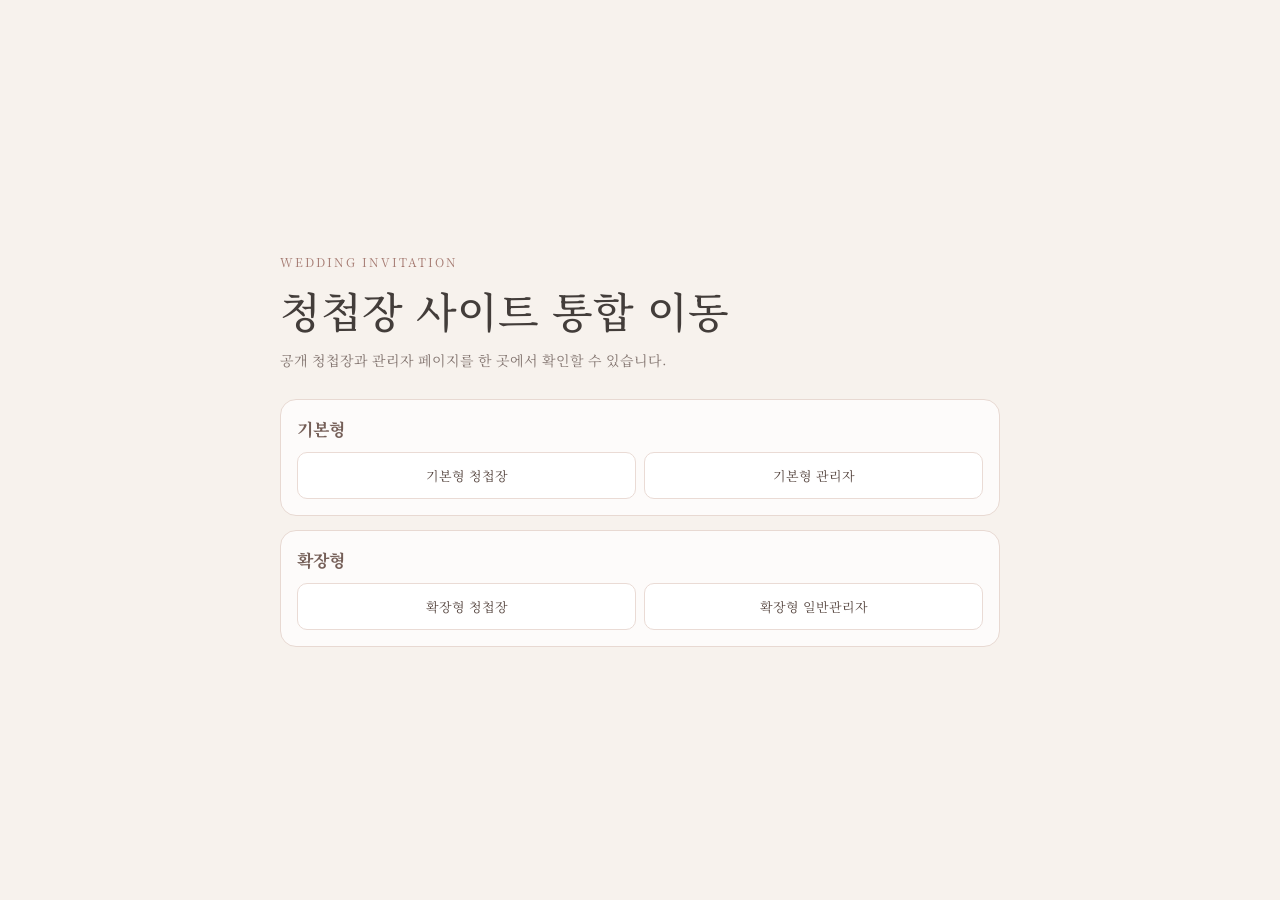
<file: hub/index.html>
<!doctype html>
<html lang="ko">
  <head>
    <meta charset="UTF-8">
    <meta name="viewport" content="width=device-width, initial-scale=1.0">
    <meta name="robots" content="noindex, nofollow">
    <title>모바일 청첩장 통합 이동</title>
    <link rel="preconnect" href="https://fonts.googleapis.com">
    <link rel="preconnect" href="https://fonts.gstatic.com" crossorigin>
    <link href="https://fonts.googleapis.com/css2?family=Noto+Serif+KR:wght@400;500;600&display=swap" rel="stylesheet">
    <link rel="stylesheet" href="./styles.css">
  </head>
  <body>
    <main>
      <p class="eyebrow">Wedding Invitation</p>
      <h1>청첩장 사이트 통합 이동</h1>
      <p class="guide">공개 청첩장과 관리자 페이지를 한 곳에서 확인할 수 있습니다.</p>
      <section class="group">
        <h2>기본형</h2>
        <div class="links">
          <a data-site="basic" href="#">기본형 청첩장</a>
          <a data-site="basic-admin" href="#">기본형 관리자</a>
        </div>
      </section>
      <section class="group">
        <h2>확장형</h2>
        <div class="links">
          <a data-site="extended" href="#">확장형 청첩장</a>
          <a data-site="extended-admin" href="#">확장형 일반관리자</a>
        </div>
      </section>
    </main>
    <script src="./site-links.js"></script>
    <script>
      const links = window.WEDDING_SITE_LINKS;
      const withPage = (base, page = "") => `${base.replace(/\/?$/, "/")}${page}`;
      const urls = {
        basic: withPage(links.basic),
        "basic-admin": withPage(links.basic, "admin.html"),
        extended: withPage(links.extended),
        "extended-admin": withPage(links.extended, "admin.html"),
      };
      document.querySelectorAll("[data-site]").forEach((link) => {
        link.href = urls[link.dataset.site];
      });
    </script>
  </body>
</html>
</file>
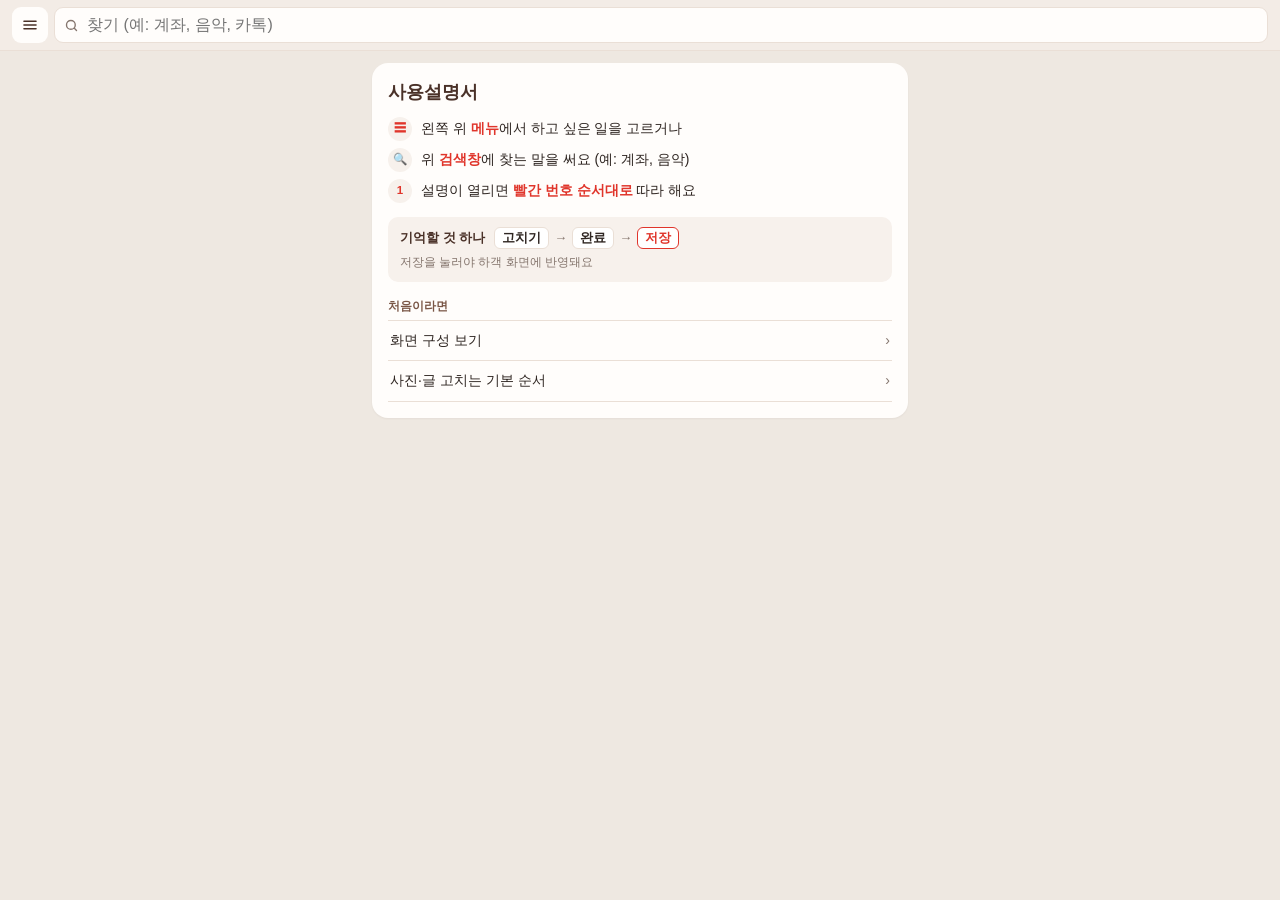
<file: guide.html>
<!doctype html>
<html lang="ko">
<head>
<meta charset="UTF-8">
<meta name="viewport" content="width=device-width, initial-scale=1.0, viewport-fit=cover">
<meta name="robots" content="noindex, nofollow">
<title>청첩장 관리자 사용설명서</title>
<!-- 이 파일은 자동 생성됨: _screens/_tools/guide/build_guide.py (관리자 화면 캡처 + 버튼 위치로 번호를 찍음) -->
<style>
:root { --page: #eee8e1; --card: #fffdfb; --bar: #f3ece6; --brown: #7a5646; --brown-d: #4a3128; --beige: #f7f1ec; --line: #eadfd6; --ink: #2f2622; --sub: #85766e; --red: #e0352b; }
* { box-sizing: border-box; }
html { scroll-behavior: smooth; -webkit-text-size-adjust: 100%; }
body { margin: 0; background: var(--page); color: var(--ink); font: 14px/1.55 -apple-system, BlinkMacSystemFont, "Apple SD Gothic Neo", "Noto Sans KR", "Malgun Gothic", sans-serif; word-break: keep-all }
main { max-width: 560px; margin: 0 auto; padding: 12px 12px 40px }
.gh { position: sticky; top: 0; z-index: 30; display: flex; align-items: center; gap: 6px; padding: calc(7px + env(safe-area-inset-top)) 12px 7px; background: var(--bar); border-bottom: 1px solid var(--line) }
.gh button { flex: none; height: 36px; border: 0; border-radius: 9px; background: var(--card); color: var(--brown-d); font: inherit; font-size: 13px; font-weight: 700 }
.gh-menu { width: 36px; display: grid; place-items: center }
.gh-menu svg { width: 18px; height: 18px }
.gh-close { padding: 0 12px; background: var(--brown) !important; color: #fff !important }
.gh-close[hidden], .gh-clear[hidden] { display: none; }
.gh-search { flex: 1; min-width: 0; display: flex; align-items: center; gap: 6px; height: 36px; border: 1px solid var(--line); border-radius: 9px; padding: 0 4px 0 9px; background: var(--card) }
.gh-search svg { width: 15px; height: 15px; flex: none; color: var(--sub) }
.gh-search input { flex: 1; min-width: 0; border: 0; outline: 0; font: inherit; font-size: 16px; background: none; color: var(--ink); -webkit-appearance: none; appearance: none; }
.gh-search input::-webkit-search-cancel-button { -webkit-appearance: none; }
.gh .gh-clear { width: 26px; height: 26px; border-radius: 50%; font-size: 12px; color: var(--sub) }
.results { position: sticky; top: calc(51px + env(safe-area-inset-top)); z-index: 29; max-height: 62vh; overflow-y: auto; background: var(--card); border-bottom: 1px solid var(--line); box-shadow: 0 8px 18px rgba(60,40,30,.12) }
.results[hidden] { display: none; }
.results a { display: block; padding: 9px 16px; border-bottom: 1px solid var(--line) }
.results a strong { display: block; font-size: 14px; color: var(--brown-d) }
.results a span { display: block; font-size: 12px; color: var(--sub); white-space: nowrap; overflow: hidden; text-overflow: ellipsis }
.results mark { background: #ffe58a; color: inherit; }
.results .none { margin: 0; padding: 12px 16px; color: var(--sub); font-size: 13px }
.drawer { position: fixed; inset: 0; z-index: 40; }
.drawer[hidden] { display: none; }
.drawer .tg-top a, .drawer .tg:last-child a { padding-left: 16px; font-weight: 600; }
.drawer .tg:last-child { margin-top: 12px; border-top: 1px solid var(--line); }
.drawer .tg:last-child h3 { display: none; }
.drawer-bg { position: absolute; inset: 0; background: rgba(30,20,15,.4); }
.drawer-panel { position: absolute; top: 0; bottom: 0; left: 0; width: min(78vw, 290px); background: var(--card); overflow-y: auto; padding: calc(10px + env(safe-area-inset-top)) 0 24px; box-shadow: 4px 0 20px rgba(0,0,0,.15) }
.drawer-head { display: flex; justify-content: space-between; align-items: center; padding: 0 12px 10px 16px; border-bottom: 1px solid var(--line) }
.drawer-head strong { font-size: 15px; color: var(--brown-d) }
.drawer-head button { width: 30px; height: 30px; border: 0; border-radius: 8px; background: var(--beige); font-size: 13px; color: var(--brown-d) }
.drawer .tg a { padding-left: 22px }
.drawer .tg a.is-here span { color: var(--brown); }
.drawer .tg a.is-here { background: color-mix(in srgb, var(--brown) 8%, var(--card)); box-shadow: inset 3px 0 0 var(--brown); color: var(--brown-d); font-weight: 700 }
.task, details { scroll-margin-top: calc(64px + env(safe-area-inset-top)); }
a { color: inherit; text-decoration: none; }
em { font-style: normal; font-weight: 800; color: var(--red); }
h1 { font-size: 18px; margin: 0 0 2px; color: var(--brown-d) }
.lead { margin: 0 0 14px; color: var(--sub); font-size: 14px; }
.rule { display: flex; align-items: center; gap: 5px; flex-wrap: wrap; background: var(--beige); border-radius: 10px; padding: 10px 12px; font-size: 13px; color: var(--sub); margin-bottom: 16px }
.rule strong { color: var(--brown-d); margin-right: 4px; }
.rule span { background: #fff; border: 1px solid var(--line); border-radius: 6px; padding: 0 7px; color: var(--ink); font-weight: 700 }
.rule span.hot { border: 1.5px solid var(--red); color: var(--red) }
.rule small { width: 100%; font-size: 11.5px }
.toc { display: grid; gap: 14px; }
.tg h3 { margin: 0; padding: 6px 16px; background: var(--beige); border-bottom: 1px solid var(--line); font-size: 11.5px; font-weight: 700; color: var(--brown); letter-spacing: .02em }
.tg a { display: flex; justify-content: space-between; align-items: center; gap: 8px; padding: 10px 14px 10px 16px; border-bottom: 1px solid var(--line); font-size: 14px; font-weight: 500; color: var(--ink) }
.tg a span { flex: none; color: #b3a49b; font-size: 16px; line-height: 1 }
.tg a:active { background: var(--beige); }
.task { border-top: 8px solid var(--beige); margin: 26px -16px 0; padding: 22px 16px 0; }
.is-flash .task-head h2, details.is-flash summary { background: #ffe58a; border-radius: 4px; }
.task-head { display: flex; align-items: center; gap: 6px 8px; flex-wrap: wrap; margin-bottom: 10px }
.task-head h2 { margin: 0; font-size: 17px; color: var(--brown-d) }
.where { font-size: 10.5px; background: var(--brown); color: #fff; border-radius: 99px; padding: 1px 8px; font-weight: 700 }
.end { width: 100%; font-size: 12px; color: var(--sub) }
.phones { display: flex; gap: 12px; justify-content: center; }
.phones.is-many { justify-content: flex-start; overflow-x: auto; scroll-snap-type: x mandatory; margin: 0 -16px; padding: 4px 16px 10px }
.phone { position: relative; margin: 0; flex: none; width: min(66vw, 240px); border: 4px solid #2c2420; border-radius: 20px; overflow: hidden; scroll-snap-align: center; background: #f3ece6 }
.phone img { display: block; width: 100%; height: auto; }
.hl { position: absolute; border: 2px solid var(--red); border-radius: 5px; box-shadow: 0 0 0 2px rgba(255,255,255,.75); }
.badge { position: absolute; transform: translate(-45%, -45%); width: 20px; height: 20px; border-radius: 50%; background: var(--red); color: #fff; font-size: 11px; font-weight: 800; line-height: 18px; text-align: center; border: 1.5px solid #fff; box-shadow: 0 1px 4px rgba(0,0,0,.3) }
.swipe-hint { display: none; }
.phones.is-many + .steps::before { content: "← 화면을 옆으로 넘겨 보세요 →"; display: block; text-align: center; font-size: 11.5px; color: var(--sub); margin: -2px 0 8px }
.steps { list-style: none; margin: 10px 0 0; padding: 0; display: grid; gap: 6px }
.steps li { display: flex; gap: 8px; align-items: flex-start }
.steps li > b { flex: none; width: 19px; height: 19px; border-radius: 50%; background: var(--red); color: #fff; font-size: 11px; text-align: center; line-height: 19px; margin-top: 1px }
.steps p { margin: 0; }
.view-hidden { display: none !important; }
.home { background: var(--card); border-radius: 16px; padding: 16px; box-shadow: 0 1px 2px rgba(60,40,30,.05); }
main > .task { border-top: 0; margin: 0; padding: 16px; background: var(--card); border-radius: 16px; box-shadow: 0 1px 2px rgba(60,40,30,.05) }
.how { list-style: none; margin: 10px 0 14px; padding: 0; display: grid; gap: 7px }
.how li { display: flex; gap: 9px; align-items: center }
.how li > b { flex: none; width: 24px; height: 24px; border-radius: 50%; background: var(--beige); display: grid; place-items: center; font-size: 11.5px; color: var(--red) }
.how p { margin: 0; font-size: 14px }
.first-label { margin: 0 0 4px; font-size: 11.5px; color: var(--brown); font-weight: 700 }
.first a { display: flex; justify-content: space-between; padding: 9px 2px; border-bottom: 1px solid var(--line); font-size: 14px; font-weight: 500 }
.first { border-top: 1px solid var(--line); }
.first a span { color: var(--sub); }
.pager { display: grid; grid-template-columns: 1fr 1fr; gap: 8px; margin: 20px 0 0 }
.pager a { border: 1px solid var(--line); border-radius: 9px; padding: 7px 10px; font-size: 13px; font-weight: 600; color: var(--brown-d); line-height: 1.35 }
.pager small { display: block; font-size: 11px; font-weight: 500; color: var(--sub) }
.pager .pg-next { text-align: right; }
.to-top { display: inline-block; margin-top: 14px; font-size: 13px; color: var(--brown); font-weight: 700; border: 1px solid var(--line); border-radius: 99px; padding: 5px 12px; }
details { border: 0; border-bottom: 1px solid var(--line); padding: 9px 2px; margin: 0 }
summary { font-weight: 600; font-size: 14px; cursor: pointer }
details p { margin: 6px 0 2px; color: var(--sub); font-size: 13px }
details a { color: var(--red); font-weight: 700; text-decoration: underline; }
@media (min-width: 620px) { .phones.is-many { overflow: visible; justify-content: center; margin: 0; padding: 4px 0 10px; } .phones.is-many + .steps::before { display: none; } }
</style>
</head>
<body>
<div id="top"></div>
<header class="gh">
  <button class="gh-menu" type="button" data-menu-open aria-label="목차 열기"><svg viewBox="0 0 24 24" fill="none" stroke="currentColor" stroke-width="2.2" stroke-linecap="round"><path d="M4 7h16M4 12h16M4 17h16"/></svg></button>
  <label class="gh-search"><svg viewBox="0 0 24 24" fill="none" stroke="currentColor" stroke-width="2.2" stroke-linecap="round"><circle cx="11" cy="11" r="7"/><path d="M20 20l-3.5-3.5"/></svg>
    <input type="search" placeholder="찾기 (예: 계좌, 음악, 카톡)" autocomplete="off" enterkeyhint="search" data-search-input aria-label="설명서 검색">
    <button class="gh-clear" type="button" data-search-clear hidden aria-label="검색어 지우기">✕</button></label>
  <button class="gh-close" type="button" data-guide-close hidden>닫기</button>
</header>
<div class="results" data-results hidden></div>
<div class="drawer" data-drawer hidden><div class="drawer-bg" data-menu-close></div>
  <nav class="drawer-panel" aria-label="목차"><div class="drawer-head"><strong>목차</strong><button type="button" data-menu-close aria-label="목차 닫기">✕</button></div>
    <div class="tg tg-top"><a href="#home">처음 화면<span>›</span></a></div><div class="tg"><h3>시작</h3><a href="#start">화면 구성<span>›</span></a><a href="#edit">사진·글 고치는 기본 순서<span>›</span></a></div><div class="tg"><h3>사진</h3><a href="#hero-photo">메인 사진 바꾸기<span>›</span></a><a href="#profile">신랑·신부 사진 바꾸기<span>›</span></a><a href="#gallery">갤러리 사진 추가·순서·삭제<span>›</span></a></div><div class="tg"><h3>글</h3><a href="#hero-copy">첫 화면 이름·날짜 글자<span>›</span></a><a href="#invitation">초대글 바꾸기<span>›</span></a><a href="#transport">교통 안내 고치기<span>›</span></a><a href="#account">계좌번호 고치기<span>›</span></a></div><div class="tg"><h3>꾸미기</h3><a href="#intro">봉투(첫 화면) 꾸미기<span>›</span></a><a href="#music">배경음악 바꾸기<span>›</span></a><a href="#stickers">손그림 스티커 붙이기<span>›</span></a></div><div class="tg"><h3>기본 정보·섹션</h3><a href="#date">예식 날짜·시간·식장<span>›</span></a><a href="#period">청첩장 공개 기간<span>›</span></a><a href="#sections">섹션 숨기기·순서 바꾸기<span>›</span></a></div><div class="tg"><h3>공유·하객</h3><a href="#send">청첩장 링크 보내기<span>›</span></a><a href="#card">카톡 카드 사진·제목<span>›</span></a><a href="#rsvp">참석 현황 · 방명록<span>›</span></a></div><div class="tg"><h3>도움말</h3><a href="#faq">자주 묻는 질문<span>›</span></a></div></nav></div>
<main>
  <section class="home" id="home">
    <h1>사용설명서</h1>
    <ol class="how">
      <li><b>☰</b><p>왼쪽 위 <em>메뉴</em>에서 하고 싶은 일을 고르거나</p></li>
      <li><b>🔍</b><p>위 <em>검색창</em>에 찾는 말을 써요 (예: 계좌, 음악)</p></li>
      <li><b>1</b><p>설명이 열리면 <em>빨간 번호 순서대로</em> 따라 해요</p></li>
    </ol>
    <div class="rule"><strong>기억할 것 하나</strong><span>고치기</span>→<span>완료</span>→<span class="hot">저장</span><small>저장을 눌러야 하객 화면에 반영돼요</small></div>
    <p class="first-label">처음이라면</p>
    <div class="first"><a href="#start">화면 구성 보기<span>›</span></a><a href="#edit">사진·글 고치는 기본 순서<span>›</span></a></div>
  </section>
  <section class="task" id="start" data-search="화면 구성 메뉴 탭 화면 버튼 처음 구성 기본 — 이름·날짜·식장·계좌·공개 기간 편집 — 사진·글 바꾸기 (제일 많이 써요) 콘텐츠 — 참석 현황·방명록 섹션 — 순서·숨기기 공유 — 링크 보내기·카톡 카드 저장 — 바꾼 내용을 청첩장에 반영" data-title="화면 구성">
  <div class="task-head"><h2>화면 구성</h2><span class="where">관리자</span></div>
  <div class="phones"><figure class="phone"><img src="source/guide/basic-top.webp" alt="" loading="lazy" width="390" height="844"><i class="hl" style="left:-0.77%;top:93.48%;width:21.54%;height:6.87%"></i><b class="badge" style="left:4.00%;top:93.60%">1</b><i class="hl" style="left:19.23%;top:93.48%;width:21.54%;height:6.87%"></i><b class="badge" style="left:20.00%;top:93.60%">2</b><i class="hl" style="left:39.23%;top:93.48%;width:21.54%;height:6.87%"></i><b class="badge" style="left:40.00%;top:93.60%">3</b><i class="hl" style="left:59.23%;top:93.48%;width:21.54%;height:6.87%"></i><b class="badge" style="left:60.00%;top:93.60%">4</b><i class="hl" style="left:79.23%;top:93.48%;width:21.54%;height:6.87%"></i><b class="badge" style="left:80.00%;top:93.60%">5</b><i class="hl" style="left:72.05%;top:86.61%;width:24.62%;height:6.16%"></i><b class="badge" style="left:72.82%;top:86.73%">6</b></figure></div>
  <ol class="steps"><li><b>1</b><p><em>기본</em> — 이름·날짜·식장·계좌·공개 기간</p></li><li><b>2</b><p><em>편집</em> — 사진·글 바꾸기 (제일 많이 써요)</p></li><li><b>3</b><p><em>콘텐츠</em> — 참석 현황·방명록</p></li><li><b>4</b><p><em>섹션</em> — 순서·숨기기</p></li><li><b>5</b><p><em>공유</em> — 링크 보내기·카톡 카드</p></li><li><b>6</b><p><em>저장</em> — 바꾼 내용을 청첩장에 반영</p></li></ol>
  <nav class="pager"><a class="pg-prev" href="#home"><small>← 처음으로</small>처음 화면</a><a class="pg-next" href="#edit"><small>다음 →</small>사진·글 고치는 기본 순서</a></nav>
</section><section class="task" id="edit" data-search="사진·글 고치는 기본 순서 수정 수정모드 점선 고치기 편집 방법 완료 저장 취소 되돌리기 아래 편집 누르기 수정모드 켜기 (ON) — 고칠 수 있는 곳에 점선이 생겨요 고칠 곳(점선) 누르기 — 아래에서 편집 창이 올라와요 편집 창에서 고치기 — 위 미리보기에 바로 보여요 완료 누르기 (되돌리려면 '취소') 오른쪽 아래 저장 — 저장해야 하객 화면에 반영돼요" data-title="사진·글 고치는 기본 순서">
  <div class="task-head"><h2>사진·글 고치는 기본 순서</h2><span class="where">편집 탭</span></div>
  <div class="phones is-many"><figure class="phone"><img src="source/guide/copy-page.webp" alt="" loading="lazy" width="390" height="844"><i class="hl" style="left:19.23%;top:93.48%;width:21.54%;height:6.87%"></i><b class="badge" style="left:20.00%;top:93.60%">1</b><i class="hl" style="left:2.31%;top:34.00%;width:95.38%;height:5.92%"></i><b class="badge" style="left:4.00%;top:34.12%">2</b></figure><figure class="phone"><img src="source/guide/copy-on.webp" alt="" loading="lazy" width="390" height="844"><i class="hl" style="left:2.31%;top:40.64%;width:94.87%;height:51.66%"></i><b class="badge" style="left:4.00%;top:40.76%">3</b><i class="hl" style="left:72.05%;top:86.61%;width:24.62%;height:6.16%"></i><b class="badge" style="left:72.82%;top:86.73%">6</b></figure><figure class="phone"><img src="source/guide/p-hero-copy.webp" alt="" loading="lazy" width="390" height="844"><i class="hl" style="left:0.26%;top:72.51%;width:99.49%;height:20.02%"></i><b class="badge" style="left:4.00%;top:72.63%">4</b><i class="hl" style="left:84.62%;top:62.80%;width:13.33%;height:4.74%"></i><b class="badge" style="left:85.38%;top:62.91%">5</b></figure></div>
  <ol class="steps"><li><b>1</b><p>아래 <em>편집</em> 누르기</p></li><li><b>2</b><p><em>수정모드</em> 켜기 (ON) — 고칠 수 있는 곳에 점선이 생겨요</p></li><li><b>3</b><p>고칠 곳(<em>점선</em>) 누르기 — 아래에서 편집 창이 올라와요</p></li><li><b>4</b><p>편집 창에서 고치기 — 위 미리보기에 바로 보여요</p></li><li><b>5</b><p><em>완료</em> 누르기 (되돌리려면 '취소')</p></li><li><b>6</b><p>오른쪽 아래 <em>저장</em> — 저장해야 하객 화면에 반영돼요</p></li></ol>
  <nav class="pager"><a class="pg-prev" href="#start"><small>← 이전</small>화면 구성</a><a class="pg-next" href="#hero-photo"><small>다음 →</small>메인 사진 바꾸기</a></nav>
</section><section class="task" id="hero-photo" data-search="메인 사진 바꾸기 메인 대표 사진 첫화면 커버 이미지 맨 위 큰 사진 누르기 사진을 눌러 새 사진 고르기 (선택) 보이는 영역 맞추기로 얼굴 위치 조정 완료 → 저장" data-title="메인 사진 바꾸기">
  <div class="task-head"><h2>메인 사진 바꾸기</h2><span class="where">편집 탭 · 수정모드 ON</span><span class="end">끝나면 <em>완료</em> → <em>저장</em></span></div>
  <div class="phones is-many"><figure class="phone"><img src="source/guide/copy-on.webp" alt="" loading="lazy" width="390" height="844"><i class="hl" style="left:2.31%;top:40.64%;width:94.87%;height:51.66%"></i><b class="badge" style="left:4.00%;top:40.76%">1</b></figure><figure class="phone"><img src="source/guide/p-hero-media.webp" alt="" loading="lazy" width="390" height="844"><i class="hl" style="left:20.26%;top:81.04%;width:27.44%;height:3.32%"></i><b class="badge" style="left:21.03%;top:81.16%">2</b><i class="hl" style="left:2.05%;top:87.32%;width:95.90%;height:5.45%"></i><b class="badge" style="left:4.00%;top:87.44%">3</b><i class="hl" style="left:84.62%;top:68.25%;width:13.33%;height:4.74%"></i><b class="badge" style="left:85.38%;top:68.36%">4</b></figure></div>
  <ol class="steps"><li><b>1</b><p>맨 위 <em>큰 사진</em> 누르기</p></li><li><b>2</b><p><em>사진</em>을 눌러 새 사진 고르기</p></li><li><b>3</b><p>(선택) <em>보이는 영역 맞추기</em>로 얼굴 위치 조정</p></li><li><b>4</b><p><em>완료</em> → <em>저장</em></p></li></ol>
  <nav class="pager"><a class="pg-prev" href="#edit"><small>← 이전</small>사진·글 고치는 기본 순서</a><a class="pg-next" href="#profile"><small>다음 →</small>신랑·신부 사진 바꾸기</a></nav>
</section><section class="task" id="profile" data-search="신랑·신부 사진 바꾸기 신랑 신부 프로필 사진 얼굴 두사람 소개 바꿀 사진 누르기 업로드로 새 사진 고르기 (선택) 영역맞추기로 보일 부분 조정 완료 → 저장" data-title="신랑·신부 사진 바꾸기">
  <div class="task-head"><h2>신랑·신부 사진 바꾸기</h2><span class="where">편집 탭 · 수정모드 ON</span><span class="end">끝나면 <em>완료</em> → <em>저장</em></span></div>
  <div class="phones is-many"><figure class="phone"><img src="source/guide/on-profile.webp" alt="" loading="lazy" width="390" height="844"><i class="hl" style="left:9.74%;top:45.85%;width:38.97%;height:37.09%"></i><b class="badge" style="left:10.51%;top:45.97%">1</b></figure><figure class="phone"><img src="source/guide/p-profile.webp" alt="" loading="lazy" width="390" height="844"><i class="hl" style="left:2.05%;top:84.00%;width:25.13%;height:8.29%"></i><b class="badge" style="left:4.00%;top:84.12%">2</b><i class="hl" style="left:28.21%;top:84.00%;width:25.13%;height:8.29%"></i><b class="badge" style="left:28.97%;top:84.12%">3</b><i class="hl" style="left:84.62%;top:74.88%;width:13.33%;height:4.74%"></i><b class="badge" style="left:85.38%;top:75.00%">4</b></figure></div>
  <ol class="steps"><li><b>1</b><p>바꿀 <em>사진</em> 누르기</p></li><li><b>2</b><p><em>업로드</em>로 새 사진 고르기</p></li><li><b>3</b><p>(선택) <em>영역맞추기</em>로 보일 부분 조정</p></li><li><b>4</b><p><em>완료</em> → <em>저장</em></p></li></ol>
  <nav class="pager"><a class="pg-prev" href="#hero-photo"><small>← 이전</small>메인 사진 바꾸기</a><a class="pg-next" href="#gallery"><small>다음 →</small>갤러리 사진 추가·순서·삭제</a></nav>
</section><section class="task" id="gallery" data-search="갤러리 사진 추가·순서·삭제 갤러리 사진첩 앨범 사진 추가 삭제 순서 바꾸기 갤러리 사진 누르기 아래 줄에서 사진 하나 고르기 ← 앞으로 / 뒤로 → 로 순서 옮기기 바꾸기 / 삭제 사진 추가 (최대 30장) 완료 → 저장" data-title="갤러리 사진 추가·순서·삭제">
  <div class="task-head"><h2>갤러리 사진 추가·순서·삭제</h2><span class="where">편집 탭 · 수정모드 ON</span><span class="end">끝나면 <em>완료</em> → <em>저장</em></span></div>
  <div class="phones is-many"><figure class="phone"><img src="source/guide/on-gallery.webp" alt="" loading="lazy" width="390" height="844"><i class="hl" style="left:2.31%;top:38.74%;width:94.87%;height:51.66%"></i><b class="badge" style="left:4.00%;top:38.86%">1</b></figure><figure class="phone"><img src="source/guide/p-gallery.webp" alt="" loading="lazy" width="390" height="844"><i class="hl" style="left:-63.59%;top:69.31%;width:17.95%;height:8.29%"></i><b class="badge" style="left:4.00%;top:69.43%">2</b><i class="hl" style="left:2.05%;top:78.55%;width:24.10%;height:4.98%"></i><i class="hl" style="left:26.15%;top:78.55%;width:24.10%;height:4.98%"></i><b class="badge" style="left:4.00%;top:78.67%">3</b><i class="hl" style="left:50.00%;top:78.55%;width:24.10%;height:4.98%"></i><i class="hl" style="left:74.10%;top:78.55%;width:24.10%;height:4.98%"></i><b class="badge" style="left:50.77%;top:78.67%">4</b><i class="hl" style="left:2.05%;top:83.77%;width:47.95%;height:5.45%"></i><b class="badge" style="left:4.00%;top:83.89%">5</b><i class="hl" style="left:84.62%;top:64.22%;width:13.33%;height:4.74%"></i><b class="badge" style="left:85.38%;top:64.34%">6</b></figure></div>
  <ol class="steps"><li><b>1</b><p><em>갤러리</em> 사진 누르기</p></li><li><b>2</b><p>아래 줄에서 <em>사진 하나</em> 고르기</p></li><li><b>3</b><p><em>← 앞으로 / 뒤로 →</em> 로 순서 옮기기</p></li><li><b>4</b><p><em>바꾸기</em> / <em>삭제</em></p></li><li><b>5</b><p><em>사진 추가</em> (최대 30장)</p></li><li><b>6</b><p><em>완료</em> → <em>저장</em></p></li></ol>
  <nav class="pager"><a class="pg-prev" href="#profile"><small>← 이전</small>신랑·신부 사진 바꾸기</a><a class="pg-next" href="#hero-copy"><small>다음 →</small>첫 화면 이름·날짜 글자</a></nav>
</section><section class="task" id="hero-copy" data-search="첫 화면 이름·날짜 글자 이름 날짜 글자 문구 제목 our wedding 첫화면 사진 위 글자 누르기 칸을 눌러 글자 고치기 (체크를 끄면 그 줄이 숨겨져요) 완료 → 저장" data-title="첫 화면 이름·날짜 글자">
  <div class="task-head"><h2>첫 화면 이름·날짜 글자</h2><span class="where">편집 탭 · 수정모드 ON</span><span class="end">끝나면 <em>완료</em> → <em>저장</em></span></div>
  <div class="phones is-many"><figure class="phone"><img src="source/guide/copy-on.webp" alt="" loading="lazy" width="390" height="844"><i class="hl" style="left:8.46%;top:49.17%;width:82.56%;height:14.34%"></i><b class="badge" style="left:9.23%;top:49.29%">1</b></figure><figure class="phone"><img src="source/guide/p-hero-copy.webp" alt="" loading="lazy" width="390" height="844"><i class="hl" style="left:0.26%;top:72.51%;width:99.49%;height:20.02%"></i><b class="badge" style="left:4.00%;top:72.63%">2</b><i class="hl" style="left:84.62%;top:62.80%;width:13.33%;height:4.74%"></i><b class="badge" style="left:85.38%;top:62.91%">3</b></figure></div>
  <ol class="steps"><li><b>1</b><p>사진 위 <em>글자</em> 누르기</p></li><li><b>2</b><p>칸을 눌러 글자 고치기 (체크를 끄면 그 줄이 숨겨져요)</p></li><li><b>3</b><p><em>완료</em> → <em>저장</em></p></li></ol>
  <nav class="pager"><a class="pg-prev" href="#gallery"><small>← 이전</small>갤러리 사진 추가·순서·삭제</a><a class="pg-next" href="#invitation"><small>다음 →</small>초대글 바꾸기</a></nav>
</section><section class="task" id="invitation" data-search="초대글 바꾸기 초대글 인사말 문구 글씨 굵게 글자 크기 초대글 누르기 글 상자에서 고치기 (**글자** 처럼 감싸면 굵게) 글자 크기 − / ＋ 완료 → 저장" data-title="초대글 바꾸기">
  <div class="task-head"><h2>초대글 바꾸기</h2><span class="where">편집 탭 · 수정모드 ON</span><span class="end">끝나면 <em>완료</em> → <em>저장</em></span></div>
  <div class="phones is-many"><figure class="phone"><img src="source/guide/on-invitation.webp" alt="" loading="lazy" width="390" height="844"><i class="hl" style="left:9.74%;top:61.14%;width:80.00%;height:6.64%"></i><b class="badge" style="left:10.51%;top:61.26%">1</b></figure><figure class="phone"><img src="source/guide/p-invitation.webp" alt="" loading="lazy" width="390" height="844"><i class="hl" style="left:3.59%;top:66.23%;width:92.82%;height:17.77%"></i><b class="badge" style="left:4.36%;top:66.35%">2</b><i class="hl" style="left:5.64%;top:88.27%;width:13.59%;height:3.32%"></i><b class="badge" style="left:6.41%;top:88.39%">3</b><i class="hl" style="left:83.08%;top:61.61%;width:13.33%;height:4.74%"></i><b class="badge" style="left:83.85%;top:61.73%">4</b></figure></div>
  <ol class="steps"><li><b>1</b><p><em>초대글</em> 누르기</p></li><li><b>2</b><p>글 상자에서 고치기 (**글자** 처럼 감싸면 굵게)</p></li><li><b>3</b><p><em>글자 크기</em> − / ＋</p></li><li><b>4</b><p><em>완료</em> → <em>저장</em></p></li></ol>
  <nav class="pager"><a class="pg-prev" href="#hero-copy"><small>← 이전</small>첫 화면 이름·날짜 글자</a><a class="pg-next" href="#transport"><small>다음 →</small>교통 안내 고치기</a></nav>
</section><section class="task" id="transport" data-search="교통 안내 고치기 오시는길 교통 지하철 버스 주차 자가용 셔틀 식장안내 교통 안내 누르기 고칠 교통수단 고르기 (＋ 추가로 늘리기) 내용 고치기 ＋ 줄 추가로 줄 늘리기 완료 → 저장 (식장 안내도 같은 방법)" data-title="교통 안내 고치기">
  <div class="task-head"><h2>교통 안내 고치기</h2><span class="where">편집 탭 · 수정모드 ON</span><span class="end">끝나면 <em>완료</em> → <em>저장</em></span></div>
  <div class="phones is-many"><figure class="phone"><img src="source/guide/on-transport.webp" alt="" loading="lazy" width="390" height="844"><i class="hl" style="left:9.74%;top:39.22%;width:80.00%;height:50.71%"></i><b class="badge" style="left:10.51%;top:39.34%">1</b></figure><figure class="phone"><img src="source/guide/p-transport.webp" alt="" loading="lazy" width="390" height="844"><i class="hl" style="left:1.28%;top:6.75%;width:78.46%;height:4.98%"></i><b class="badge" style="left:4.00%;top:6.87%">2</b><i class="hl" style="left:17.95%;top:14.93%;width:68.21%;height:8.06%"></i><b class="badge" style="left:18.72%;top:15.05%">3</b><i class="hl" style="left:5.13%;top:23.22%;width:14.87%;height:4.27%"></i><b class="badge" style="left:5.90%;top:23.34%">4</b><i class="hl" style="left:81.54%;top:2.37%;width:13.33%;height:4.74%"></i><b class="badge" style="left:82.31%;top:2.50%">5</b></figure></div>
  <ol class="steps"><li><b>1</b><p><em>교통 안내</em> 누르기</p></li><li><b>2</b><p>고칠 <em>교통수단</em> 고르기 (＋ 추가로 늘리기)</p></li><li><b>3</b><p><em>내용</em> 고치기</p></li><li><b>4</b><p><em>＋ 줄 추가</em>로 줄 늘리기</p></li><li><b>5</b><p><em>완료</em> → <em>저장</em> (식장 안내도 같은 방법)</p></li></ol>
  <nav class="pager"><a class="pg-prev" href="#invitation"><small>← 이전</small>초대글 바꾸기</a><a class="pg-next" href="#account"><small>다음 →</small>계좌번호 고치기</a></nav>
</section><section class="task" id="account" data-search="계좌번호 고치기 계좌 계좌번호 은행 축의금 마음 전하실 곳 예금주 계좌 안내 누르기 신랑측 / 신부측 고르기 은행·계좌번호·예금주 고치기 ＋ 계좌 추가 (지우기는 ×) 완료 → 저장" data-title="계좌번호 고치기">
  <div class="task-head"><h2>계좌번호 고치기</h2><span class="where">편집 탭 · 수정모드 ON</span><span class="end">끝나면 <em>완료</em> → <em>저장</em></span></div>
  <div class="phones is-many"><figure class="phone"><img src="source/guide/on-account.webp" alt="" loading="lazy" width="390" height="844"><i class="hl" style="left:9.74%;top:55.57%;width:80.00%;height:17.77%"></i><b class="badge" style="left:10.51%;top:55.69%">1</b></figure><figure class="phone"><img src="source/guide/p-account.webp" alt="" loading="lazy" width="390" height="844"><i class="hl" style="left:5.13%;top:6.87%;width:17.69%;height:4.74%"></i><i class="hl" style="left:22.82%;top:6.87%;width:17.69%;height:4.74%"></i><b class="badge" style="left:5.90%;top:6.99%">2</b><i class="hl" style="left:39.74%;top:20.38%;width:43.08%;height:4.98%"></i><b class="badge" style="left:40.51%;top:20.50%">3</b><i class="hl" style="left:5.13%;top:76.90%;width:89.74%;height:5.57%"></i><b class="badge" style="left:5.90%;top:77.01%">4</b><i class="hl" style="left:81.54%;top:2.37%;width:13.33%;height:4.74%"></i><b class="badge" style="left:82.31%;top:2.50%">5</b></figure></div>
  <ol class="steps"><li><b>1</b><p><em>계좌 안내</em> 누르기</p></li><li><b>2</b><p><em>신랑측 / 신부측</em> 고르기</p></li><li><b>3</b><p>은행·<em>계좌번호</em>·예금주 고치기</p></li><li><b>4</b><p><em>＋ 계좌 추가</em> (지우기는 ×)</p></li><li><b>5</b><p><em>완료</em> → <em>저장</em></p></li></ol>
  <nav class="pager"><a class="pg-prev" href="#transport"><small>← 이전</small>교통 안내 고치기</a><a class="pg-next" href="#intro"><small>다음 →</small>봉투(첫 화면) 꾸미기</a></nav>
</section><section class="task" id="intro" data-search="봉투(첫 화면) 꾸미기 봉투 진입화면 첫화면 인트로 타이핑 위쪽 진입 화면 누르기 보이는 방식 고르기 (아래 문구·색·글꼴 탭도 있어요) 저장 누르기" data-title="봉투(첫 화면) 꾸미기">
  <div class="task-head"><h2>봉투(첫 화면) 꾸미기</h2><span class="where">편집 탭</span><span class="end">끝나면 <em>저장</em></span></div>
  <div class="phones"><figure class="phone"><img src="source/guide/sub-intro.webp" alt="" loading="lazy" width="390" height="844"><i class="hl" style="left:2.31%;top:21.80%;width:25.13%;height:5.69%"></i><b class="badge" style="left:4.00%;top:21.92%">1</b><i class="hl" style="left:15.13%;top:76.54%;width:77.95%;height:3.67%"></i><i class="hl" style="left:15.13%;top:85.31%;width:77.95%;height:3.67%"></i><b class="badge" style="left:15.90%;top:76.66%">2</b><i class="hl" style="left:72.05%;top:58.41%;width:24.62%;height:6.16%"></i><b class="badge" style="left:72.82%;top:58.53%">3</b></figure></div>
  <ol class="steps"><li><b>1</b><p>위쪽 <em>진입 화면</em> 누르기</p></li><li><b>2</b><p>보이는 <em>방식</em> 고르기 (아래 문구·색·글꼴 탭도 있어요)</p></li><li><b>3</b><p><em>저장</em> 누르기</p></li></ol>
  <nav class="pager"><a class="pg-prev" href="#account"><small>← 이전</small>계좌번호 고치기</a><a class="pg-next" href="#music"><small>다음 →</small>배경음악 바꾸기</a></nav>
</section><section class="task" id="music" data-search="배경음악 바꾸기 음악 배경음악 노래 bgm 소리 볼륨 위쪽 배경음악 누르기 배경음악 사용 켜기/끄기 곡 고르기 (▶ 미리 듣기) 볼륨 조절 저장 누르기" data-title="배경음악 바꾸기">
  <div class="task-head"><h2>배경음악 바꾸기</h2><span class="where">편집 탭</span><span class="end">끝나면 <em>저장</em></span></div>
  <div class="phones"><figure class="phone"><img src="source/guide/sub-music.webp" alt="" loading="lazy" width="390" height="844"><i class="hl" style="left:72.82%;top:21.80%;width:25.13%;height:5.69%"></i><b class="badge" style="left:73.59%;top:21.92%">1</b><i class="hl" style="left:6.67%;top:35.43%;width:22.05%;height:3.67%"></i><b class="badge" style="left:7.44%;top:35.55%">2</b><i class="hl" style="left:2.82%;top:44.55%;width:80.51%;height:6.16%"></i><b class="badge" style="left:4.00%;top:44.67%">3</b><i class="hl" style="left:3.33%;top:54.98%;width:94.36%;height:4.74%"></i><b class="badge" style="left:4.10%;top:55.09%">4</b><i class="hl" style="left:72.05%;top:86.61%;width:24.62%;height:6.16%"></i><b class="badge" style="left:72.82%;top:86.73%">5</b></figure></div>
  <ol class="steps"><li><b>1</b><p>위쪽 <em>배경음악</em> 누르기</p></li><li><b>2</b><p><em>배경음악 사용</em> 켜기/끄기</p></li><li><b>3</b><p><em>곡</em> 고르기 (▶ 미리 듣기)</p></li><li><b>4</b><p><em>볼륨</em> 조절</p></li><li><b>5</b><p><em>저장</em> 누르기</p></li></ol>
  <nav class="pager"><a class="pg-prev" href="#intro"><small>← 이전</small>봉투(첫 화면) 꾸미기</a><a class="pg-next" href="#stickers"><small>다음 →</small>손그림 스티커 붙이기</a></nav>
</section><section class="task" id="stickers" data-search="손그림 스티커 붙이기 스티커 손그림 그림 꾸미기 위쪽 스티커 누르기 아래에서 스티커 고르기 미리보기에서 놓을 곳 누르기 (끌어서 이동, 두 손가락으로 크기 조절) 저장 누르기" data-title="손그림 스티커 붙이기">
  <div class="task-head"><h2>손그림 스티커 붙이기</h2><span class="where">편집 탭</span><span class="end">끝나면 <em>저장</em></span></div>
  <div class="phones"><figure class="phone"><img src="source/guide/sub-stickers.webp" alt="" loading="lazy" width="390" height="844"><i class="hl" style="left:49.23%;top:21.80%;width:25.13%;height:5.69%"></i><b class="badge" style="left:50.00%;top:21.92%">1</b><i class="hl" style="left:2.56%;top:84.00%;width:16.41%;height:7.58%"></i><b class="badge" style="left:4.00%;top:84.12%">2</b><i class="hl" style="left:5.38%;top:35.19%;width:89.23%;height:18.48%"></i><b class="badge" style="left:6.15%;top:35.31%">3</b><i class="hl" style="left:81.03%;top:78.08%;width:16.41%;height:5.45%"></i><b class="badge" style="left:81.79%;top:78.20%">4</b></figure></div>
  <ol class="steps"><li><b>1</b><p>위쪽 <em>스티커</em> 누르기</p></li><li><b>2</b><p>아래에서 <em>스티커</em> 고르기</p></li><li><b>3</b><p>미리보기에서 <em>놓을 곳</em> 누르기 (끌어서 이동, 두 손가락으로 크기 조절)</p></li><li><b>4</b><p><em>저장</em> 누르기</p></li></ol>
  <nav class="pager"><a class="pg-prev" href="#music"><small>← 이전</small>배경음악 바꾸기</a><a class="pg-next" href="#date"><small>다음 →</small>예식 날짜·시간·식장</a></nav>
</section><section class="task" id="date" data-search="예식 날짜·시간·식장 날짜 시간 예식 식장 장소 주소 홀 이름 부모님 생일 아래 기본 누르기 1 기본 정보 누르기 식장·홀·날짜 고치기 (이름·부모님 성함도 여기서) 저장 누르기" data-title="예식 날짜·시간·식장">
  <div class="task-head"><h2>예식 날짜·시간·식장</h2><span class="where">기본 탭</span><span class="end">끝나면 <em>저장</em></span></div>
  <div class="phones is-many"><figure class="phone"><img src="source/guide/basic-top.webp" alt="" loading="lazy" width="390" height="844"><i class="hl" style="left:-0.77%;top:93.48%;width:21.54%;height:6.87%"></i><b class="badge" style="left:4.00%;top:93.60%">1</b><i class="hl" style="left:8.46%;top:32.11%;width:83.08%;height:3.91%"></i><b class="badge" style="left:9.23%;top:32.23%">2</b></figure><figure class="phone"><img src="source/guide/basic-wedding.webp" alt="" loading="lazy" width="390" height="844"><i class="hl" style="left:32.82%;top:35.43%;width:54.87%;height:6.16%"></i><i class="hl" style="left:32.82%;top:41.23%;width:54.87%;height:6.16%"></i><i class="hl" style="left:32.82%;top:46.92%;width:54.87%;height:6.16%"></i><b class="badge" style="left:33.59%;top:35.55%">3</b><i class="hl" style="left:72.05%;top:86.61%;width:24.62%;height:6.16%"></i><b class="badge" style="left:72.82%;top:86.73%">4</b></figure></div>
  <ol class="steps"><li><b>1</b><p>아래 <em>기본</em> 누르기</p></li><li><b>2</b><p><em>1 기본 정보</em> 누르기</p></li><li><b>3</b><p><em>식장·홀·날짜</em> 고치기 (이름·부모님 성함도 여기서)</p></li><li><b>4</b><p><em>저장</em> 누르기</p></li></ol>
  <nav class="pager"><a class="pg-prev" href="#stickers"><small>← 이전</small>손그림 스티커 붙이기</a><a class="pg-next" href="#period"><small>다음 →</small>청첩장 공개 기간</a></nav>
</section><section class="task" id="period" data-search="청첩장 공개 기간 공개 기간 열림 닫힘 링크 안열려 6 공개 기간 누르기 시작일·종료일 고르기 (이 기간에만 링크가 열려요) 저장 누르기" data-title="청첩장 공개 기간">
  <div class="task-head"><h2>청첩장 공개 기간</h2><span class="where">기본 탭</span><span class="end">끝나면 <em>저장</em></span></div>
  <div class="phones is-many"><figure class="phone"><img src="source/guide/basic-top.webp" alt="" loading="lazy" width="390" height="844"><i class="hl" style="left:8.46%;top:80.09%;width:83.08%;height:3.91%"></i><b class="badge" style="left:9.23%;top:80.21%">1</b></figure><figure class="phone"><img src="source/guide/basic-period.webp" alt="" loading="lazy" width="390" height="844"><i class="hl" style="left:32.82%;top:55.33%;width:54.87%;height:6.16%"></i><i class="hl" style="left:32.82%;top:61.02%;width:54.87%;height:6.16%"></i><b class="badge" style="left:33.59%;top:55.45%">2</b><i class="hl" style="left:72.05%;top:86.61%;width:24.62%;height:6.16%"></i><b class="badge" style="left:72.82%;top:86.73%">3</b></figure></div>
  <ol class="steps"><li><b>1</b><p><em>6 공개 기간</em> 누르기</p></li><li><b>2</b><p><em>시작일·종료일</em> 고르기 (이 기간에만 링크가 열려요)</p></li><li><b>3</b><p><em>저장</em> 누르기</p></li></ol>
  <nav class="pager"><a class="pg-prev" href="#date"><small>← 이전</small>예식 날짜·시간·식장</a><a class="pg-next" href="#sections"><small>다음 →</small>섹션 숨기기·순서 바꾸기</a></nav>
</section><section class="task" id="sections" data-search="섹션 숨기기·순서 바꾸기 섹션 순서 숨기기 숨김 보이기 감추기 아래 섹션 누르기 결혼식 전까지 / 당일부터 고르기 체크를 끄면 그 섹션이 숨겨져요 ☰ 꾹 눌러 위아래로 끌면 순서 변경 저장 누르기" data-title="섹션 숨기기·순서 바꾸기">
  <div class="task-head"><h2>섹션 숨기기·순서 바꾸기</h2><span class="where">섹션 탭</span><span class="end">끝나면 <em>저장</em></span></div>
  <div class="phones is-many"><figure class="phone"><img src="source/guide/sections-top.webp" alt="" loading="lazy" width="390" height="844"><i class="hl" style="left:59.23%;top:93.48%;width:21.54%;height:6.87%"></i><b class="badge" style="left:60.00%;top:93.60%">1</b><i class="hl" style="left:5.64%;top:25.12%;width:44.36%;height:7.35%"></i><i class="hl" style="left:50.00%;top:25.12%;width:44.36%;height:7.35%"></i><b class="badge" style="left:6.41%;top:25.24%">2</b></figure><figure class="phone"><img src="source/guide/sections.webp" alt="" loading="lazy" width="390" height="844"><i class="hl" style="left:8.72%;top:37.44%;width:73.85%;height:3.08%"></i><b class="badge" style="left:9.49%;top:37.56%">3</b><i class="hl" style="left:82.56%;top:36.97%;width:8.72%;height:4.03%"></i><b class="badge" style="left:83.33%;top:37.09%">4</b><i class="hl" style="left:72.05%;top:86.61%;width:24.62%;height:6.16%"></i><b class="badge" style="left:72.82%;top:86.73%">5</b></figure></div>
  <ol class="steps"><li><b>1</b><p>아래 <em>섹션</em> 누르기</p></li><li><b>2</b><p><em>결혼식 전까지 / 당일부터</em> 고르기</p></li><li><b>3</b><p><em>체크를 끄면</em> 그 섹션이 숨겨져요</p></li><li><b>4</b><p><em>☰</em> 꾹 눌러 위아래로 끌면 순서 변경</p></li><li><b>5</b><p><em>저장</em> 누르기</p></li></ol>
  <nav class="pager"><a class="pg-prev" href="#period"><small>← 이전</small>청첩장 공개 기간</a><a class="pg-next" href="#send"><small>다음 →</small>청첩장 링크 보내기</a></nav>
</section><section class="task" id="send" data-search="청첩장 링크 보내기 링크 보내기 공유 카톡 카카오톡 주소 복사 이름 아래 공유 누르기 주소 복사 또는 노란 카톡 버튼 받는 분 이름 쓰기 (봉투에 'to. 이름'이 보여요) 카톡으로 보내기" data-title="청첩장 링크 보내기">
  <div class="task-head"><h2>청첩장 링크 보내기</h2><span class="where">공유 탭</span></div>
  <div class="phones"><figure class="phone"><img src="source/guide/share-top.webp" alt="" loading="lazy" width="390" height="844"><i class="hl" style="left:79.23%;top:93.48%;width:21.54%;height:6.87%"></i><b class="badge" style="left:80.00%;top:93.60%">1</b><i class="hl" style="left:68.97%;top:25.47%;width:11.79%;height:5.45%"></i><i class="hl" style="left:80.77%;top:25.47%;width:11.79%;height:5.45%"></i><b class="badge" style="left:69.74%;top:25.59%">2</b><i class="hl" style="left:8.46%;top:41.00%;width:59.49%;height:5.21%"></i><b class="badge" style="left:9.23%;top:41.11%">3</b><i class="hl" style="left:80.77%;top:37.44%;width:11.79%;height:5.45%"></i><b class="badge" style="left:81.54%;top:37.56%">4</b></figure></div>
  <ol class="steps"><li><b>1</b><p>아래 <em>공유</em> 누르기</p></li><li><b>2</b><p>주소 <em>복사</em> 또는 노란 <em>카톡</em> 버튼</p></li><li><b>3</b><p><em>받는 분 이름</em> 쓰기 (봉투에 'to. 이름'이 보여요)</p></li><li><b>4</b><p><em>카톡</em>으로 보내기</p></li></ol>
  <nav class="pager"><a class="pg-prev" href="#sections"><small>← 이전</small>섹션 숨기기·순서 바꾸기</a><a class="pg-next" href="#card"><small>다음 →</small>카톡 카드 사진·제목</a></nav>
</section><section class="task" id="card" data-search="카톡 카드 사진·제목 카톡 카드 미리보기 썸네일 제목 설명 공유 ① 사진 ② 제목 ③ 설명 중 누르기 고치거나 아래 추천 문구 누르기 완료 → 저장" data-title="카톡 카드 사진·제목">
  <div class="task-head"><h2>카톡 카드 사진·제목</h2><span class="where">공유 탭</span><span class="end">끝나면 <em>완료</em> → <em>저장</em></span></div>
  <div class="phones is-many"><figure class="phone"><img src="source/guide/share-card.webp" alt="" loading="lazy" width="390" height="844"><i class="hl" style="left:8.21%;top:72.87%;width:83.59%;height:6.40%"></i><i class="hl" style="left:8.21%;top:78.55%;width:83.59%;height:6.40%"></i><i class="hl" style="left:8.21%;top:84.24%;width:83.59%;height:6.40%"></i><b class="badge" style="left:8.97%;top:72.99%">1</b></figure><figure class="phone"><img src="source/guide/share-sheet.webp" alt="" loading="lazy" width="390" height="844"><i class="hl" style="left:3.08%;top:73.10%;width:93.85%;height:5.33%"></i><b class="badge" style="left:4.00%;top:73.22%">2</b><i class="hl" style="left:80.51%;top:64.93%;width:16.41%;height:4.74%"></i><b class="badge" style="left:81.28%;top:65.05%">3</b></figure></div>
  <ol class="steps"><li><b>1</b><p><em>① 사진 ② 제목 ③ 설명</em> 중 누르기</p></li><li><b>2</b><p>고치거나 아래 <em>추천 문구</em> 누르기</p></li><li><b>3</b><p><em>완료</em> → <em>저장</em></p></li></ol>
  <nav class="pager"><a class="pg-prev" href="#send"><small>← 이전</small>청첩장 링크 보내기</a><a class="pg-next" href="#rsvp"><small>다음 →</small>참석 현황 · 방명록</a></nav>
</section><section class="task" id="rsvp" data-search="참석 현황 · 방명록 참석 현황 응답 방명록 메시지 숨기기 하객 rsvp 아래 콘텐츠 누르기 참석 현황 — 응답 수·예상 인원·한 명씩 보기 방명록 — 축하 메시지 보기 숨기기 / 다시 보이기 (지워지지 않아요) · 화면은 예시 데이터" data-title="참석 현황 · 방명록">
  <div class="task-head"><h2>참석 현황 · 방명록</h2><span class="where">콘텐츠 탭</span></div>
  <div class="phones is-many"><figure class="phone"><img src="source/guide/content.webp" alt="" loading="lazy" width="390" height="844"><i class="hl" style="left:39.23%;top:93.48%;width:21.54%;height:6.87%"></i><b class="badge" style="left:40.00%;top:93.60%">1</b><i class="hl" style="left:4.62%;top:35.31%;width:90.77%;height:11.14%"></i><b class="badge" style="left:5.38%;top:35.43%">2</b><i class="hl" style="left:4.62%;top:47.16%;width:90.77%;height:11.14%"></i><b class="badge" style="left:5.38%;top:47.27%">3</b></figure><figure class="phone"><img src="source/guide/content-guestbook.webp" alt="" loading="lazy" width="390" height="844"><i class="hl" style="left:75.64%;top:39.57%;width:15.90%;height:4.86%"></i><i class="hl" style="left:68.46%;top:56.40%;width:22.82%;height:4.86%"></i><b class="badge" style="left:76.41%;top:39.69%">4</b></figure></div>
  <ol class="steps"><li><b>1</b><p>아래 <em>콘텐츠</em> 누르기</p></li><li><b>2</b><p><em>참석 현황</em> — 응답 수·예상 인원·한 명씩 보기</p></li><li><b>3</b><p><em>방명록</em> — 축하 메시지 보기</p></li><li><b>4</b><p><em>숨기기 / 다시 보이기</em> (지워지지 않아요) · 화면은 예시 데이터</p></li></ol>
  <nav class="pager"><a class="pg-prev" href="#card"><small>← 이전</small>카톡 카드 사진·제목</a><a class="pg-next" href="#faq"><small>다음 →</small>자주 묻는 질문</a></nav>
</section>
  <section class="task" id="faq" data-title="자주 묻는 질문"><div class="task-head"><h2>자주 묻는 질문</h2></div><details id="faq-0" data-search="바꿨는데 그대로예요 저장을 눌렀는지 확인하고, 청첩장을 새로고침해요." data-title="바꿨는데 그대로예요"><summary>바꿨는데 그대로예요</summary><p><em>저장</em>을 눌렀는지 확인하고, 청첩장을 새로고침해요.</p></details><details id="faq-1" data-search="잘못 고쳤어요 저장 전이면 취소. 저장했으면 다시 고쳐서 저장하면 돼요." data-title="잘못 고쳤어요"><summary>잘못 고쳤어요</summary><p>저장 전이면 <em>취소</em>. 저장했으면 다시 고쳐서 저장하면 돼요.</p></details><details id="faq-2" data-search="'저장하지 않은 변경 내용' 창이 떠요 취소를 누르고 저장부터 해요." data-title="'저장하지 않은 변경 내용' 창이 떠요"><summary>'저장하지 않은 변경 내용' 창이 떠요</summary><p><em>취소</em>를 누르고 저장부터 해요.</p></details><details id="faq-3" data-search="카톡 카드가 예전 모양이에요 공유 탭의 노란 카톡 버튼으로 보내요." data-title="카톡 카드가 예전 모양이에요"><summary>카톡 카드가 예전 모양이에요</summary><p>공유 탭의 <em>노란 카톡 버튼</em>으로 보내요.</p></details><details id="faq-4" data-search="청첩장이 안 열려요 공개 기간을 확인해요." data-title="청첩장이 안 열려요"><summary>청첩장이 안 열려요</summary><p><a href="#period">공개 기간</a>을 확인해요.</p></details><details id="faq-5" data-search="음악이 안 나와요 화면을 한 번 누른 뒤부터 나와요. 무음 모드도 확인해요." data-title="음악이 안 나와요"><summary>음악이 안 나와요</summary><p>화면을 한 번 누른 뒤부터 나와요. 무음 모드도 확인해요.</p></details><details id="faq-6" data-search="로그인이 풀렸어요 다시 로그인하면 돼요. 그래서 자주 저장하는 게 좋아요." data-title="로그인이 풀렸어요"><summary>로그인이 풀렸어요</summary><p>다시 로그인하면 돼요. 그래서 자주 저장하는 게 좋아요.</p></details><details id="faq-7" data-search="그래도 모르겠어요 아무것도 지우지 말고 화면을 캡처해서 보내 주세요. 같이 봐 줄게요!" data-title="그래도 모르겠어요"><summary>그래도 모르겠어요</summary><p>아무것도 지우지 말고 화면을 캡처해서 보내 주세요. 같이 봐 줄게요!</p></details><nav class="pager"><a class="pg-prev" href="#rsvp"><small>← 이전</small>참석 현황 · 방명록</a><a class="pg-next" href="#home"><small>처음으로 →</small>처음 화면</a></nav></section>
</main>
<script>
(() => {
  // 관리자 안에서 열면(?embed=1) 닫기 버튼을 보여 주고, 누르면 관리자 창에 닫으라고 알림 (admin.js openAdminGuide)
  const embedded = new URLSearchParams(location.search).has("embed");
  const closeBtn = document.querySelector("[data-guide-close]");
  if (embedded) {
    closeBtn.hidden = false;
    closeBtn.addEventListener("click", () => parent.postMessage({ type: "admin-guide-close" }, location.origin));
  }

  // 한 번에 한 화면만 보여 줌: 처음 화면(#home) 또는 고른 설명 하나. 주소 #으로 기억해서 뒤로 가기가 이전 설명으로 돌아감
  const views = [...document.querySelectorAll("main > section")];
  let current = "home";
  function show(id, flashId) {
    const target = document.getElementById(id);
    const view = target?.closest("main > section") || document.getElementById("home");
    views.forEach((v) => v.classList.toggle("view-hidden", v !== view));
    current = view.id;
    window.scrollTo({ top: 0, behavior: "instant" });
    const flash = flashId ? document.getElementById(flashId) : view;
    if (flash && flash.tagName === "DETAILS") { flash.open = true; flash.scrollIntoView({ block: "start" }); }
    if (flash && flash !== document.getElementById("home")) {
      flash.classList.add("is-flash");
      setTimeout(() => flash.classList.remove("is-flash"), 1400);
    }
  }
  function go(id) {
    box.hidden = true;
    input.blur();
    if (("#" + id) === location.hash) show(id, id);
    else location.hash = id;
  }
  window.addEventListener("hashchange", () => { const id = location.hash.slice(1) || "home"; show(id, id); });
  document.addEventListener("click", (e) => {
    const a = e.target.closest("a[href^='#']");
    if (!a || a.closest("[data-results]")) return;
    e.preventDefault();
    setMenu(false);
    go(a.getAttribute("href").slice(1));
  });

  // ☰ 목차: 지금 보고 있는 항목을 칠해서 보여 줌
  const drawer = document.querySelector("[data-drawer]");
  function setMenu(open) { drawer.hidden = !open; document.body.style.overflow = open ? "hidden" : ""; }
  document.querySelector("[data-menu-open]").addEventListener("click", () => {
    box.hidden = true;
    drawer.querySelectorAll(".tg a").forEach((a) => a.classList.toggle("is-here", a.getAttribute("href") === "#" + current));
    setMenu(true);
  });
  drawer.querySelectorAll("[data-menu-close]").forEach((el) => el.addEventListener("click", () => setMenu(false)));

  // 검색: 띄어쓰기 무시, 제목·설명·비슷한 말(계좌↔축의금, 음악↔노래)에서 찾음
  const input = document.querySelector("[data-search-input]");
  const clear = document.querySelector("[data-search-clear]");
  const box = document.querySelector("[data-results]");
  const items = [...document.querySelectorAll("[data-search]")];
  const norm = (v) => v.toLowerCase().replace(/\s+/g, "");
  const esc = (v) => v.replace(/[&<>"]/g, (c) => ({ "&": "&amp;", "<": "&lt;", ">": "&gt;", '"': "&quot;" })[c]);
  const snippet = (el, q) => {
    const lines = [...el.querySelectorAll(".steps p, details p")].map((p) => p.textContent);
    const hit = lines.find((l) => norm(l).includes(q)) || lines[0] || "";
    const word = input.value.trim().toLowerCase();
    const at = hit.toLowerCase().indexOf(word);
    return at < 0 || !word ? esc(hit) : esc(hit.slice(0, at)) + "<mark>" + esc(hit.slice(at, at + word.length)) + "</mark>" + esc(hit.slice(at + word.length));
  };
  function render() {
    const q = norm(input.value);
    clear.hidden = !q;
    if (!q) { box.hidden = true; box.innerHTML = ""; return; }
    const found = items.filter((el) => norm(el.dataset.search).includes(q));
    box.innerHTML = found.length
      ? found.map((el) => `<a href="#${el.id}"><strong>${esc(el.dataset.title)}</strong><span>${snippet(el, q)}</span></a>`).join("")
      : '<p class="none">찾는 내용이 없어요. 다른 말로 찾거나 ☰ 목차를 눌러 보세요.</p>';
    box.hidden = false;
    box.scrollTop = 0;
  }
  input.addEventListener("input", render);
  input.addEventListener("focus", () => { if (input.value) render(); });
  input.addEventListener("keydown", (e) => {
    if (e.key !== "Enter") return;
    e.preventDefault();
    const first = box.querySelector("a");
    if (first) go(first.getAttribute("href").slice(1));
  });
  clear.addEventListener("click", (e) => { e.preventDefault(); input.value = ""; render(); input.focus(); });
  box.addEventListener("click", (e) => { const a = e.target.closest("a"); if (!a) return; e.preventDefault(); go(a.getAttribute("href").slice(1)); });
  document.addEventListener("click", (e) => { if (!box.hidden && !e.target.closest("[data-results], .gh-search")) box.hidden = true; });

  show(location.hash.slice(1) || "home");
})();
</script>
</body>
</html>
</file>
<file: hub/styles.css>
:root {
  color-scheme: light;
  font-family: "Noto Serif KR", Georgia, serif;
  color: #433d3a;
  background: #f7f2ed;
}
* { box-sizing: border-box; }
body { min-height: 100vh; margin: 0; display: grid; place-items: center; padding: 22px; }
main { width: min(100%, 720px); }
.eyebrow { margin: 0; color: #a67c73; font-size: 12px; letter-spacing: .16em; text-transform: uppercase; }
h1 { margin: 10px 0 8px; font-size: clamp(28px, 7vw, 42px); font-weight: 500; }
.guide { margin: 0 0 26px; color: #837570; font-size: 14px; line-height: 1.8; }
.group { margin-top: 14px; border: 1px solid #e8d9d2; border-radius: 16px; padding: 16px; background: rgba(255,255,255,.72); }
h2 { margin: 0 0 11px; color: #755f58; font-size: 17px; }
.links { display: grid; grid-template-columns: repeat(2, minmax(0, 1fr)); gap: 8px; }
a { border: 1px solid #eadbd5; border-radius: 10px; padding: 13px 12px; background: #fff; color: #594943; font-size: 13px; text-align: center; text-decoration: none; }
a:hover { border-color: #c7988d; background: #fff9f6; }
@media (max-width: 520px) {
  .links { grid-template-columns: 1fr; }
}
</file>
